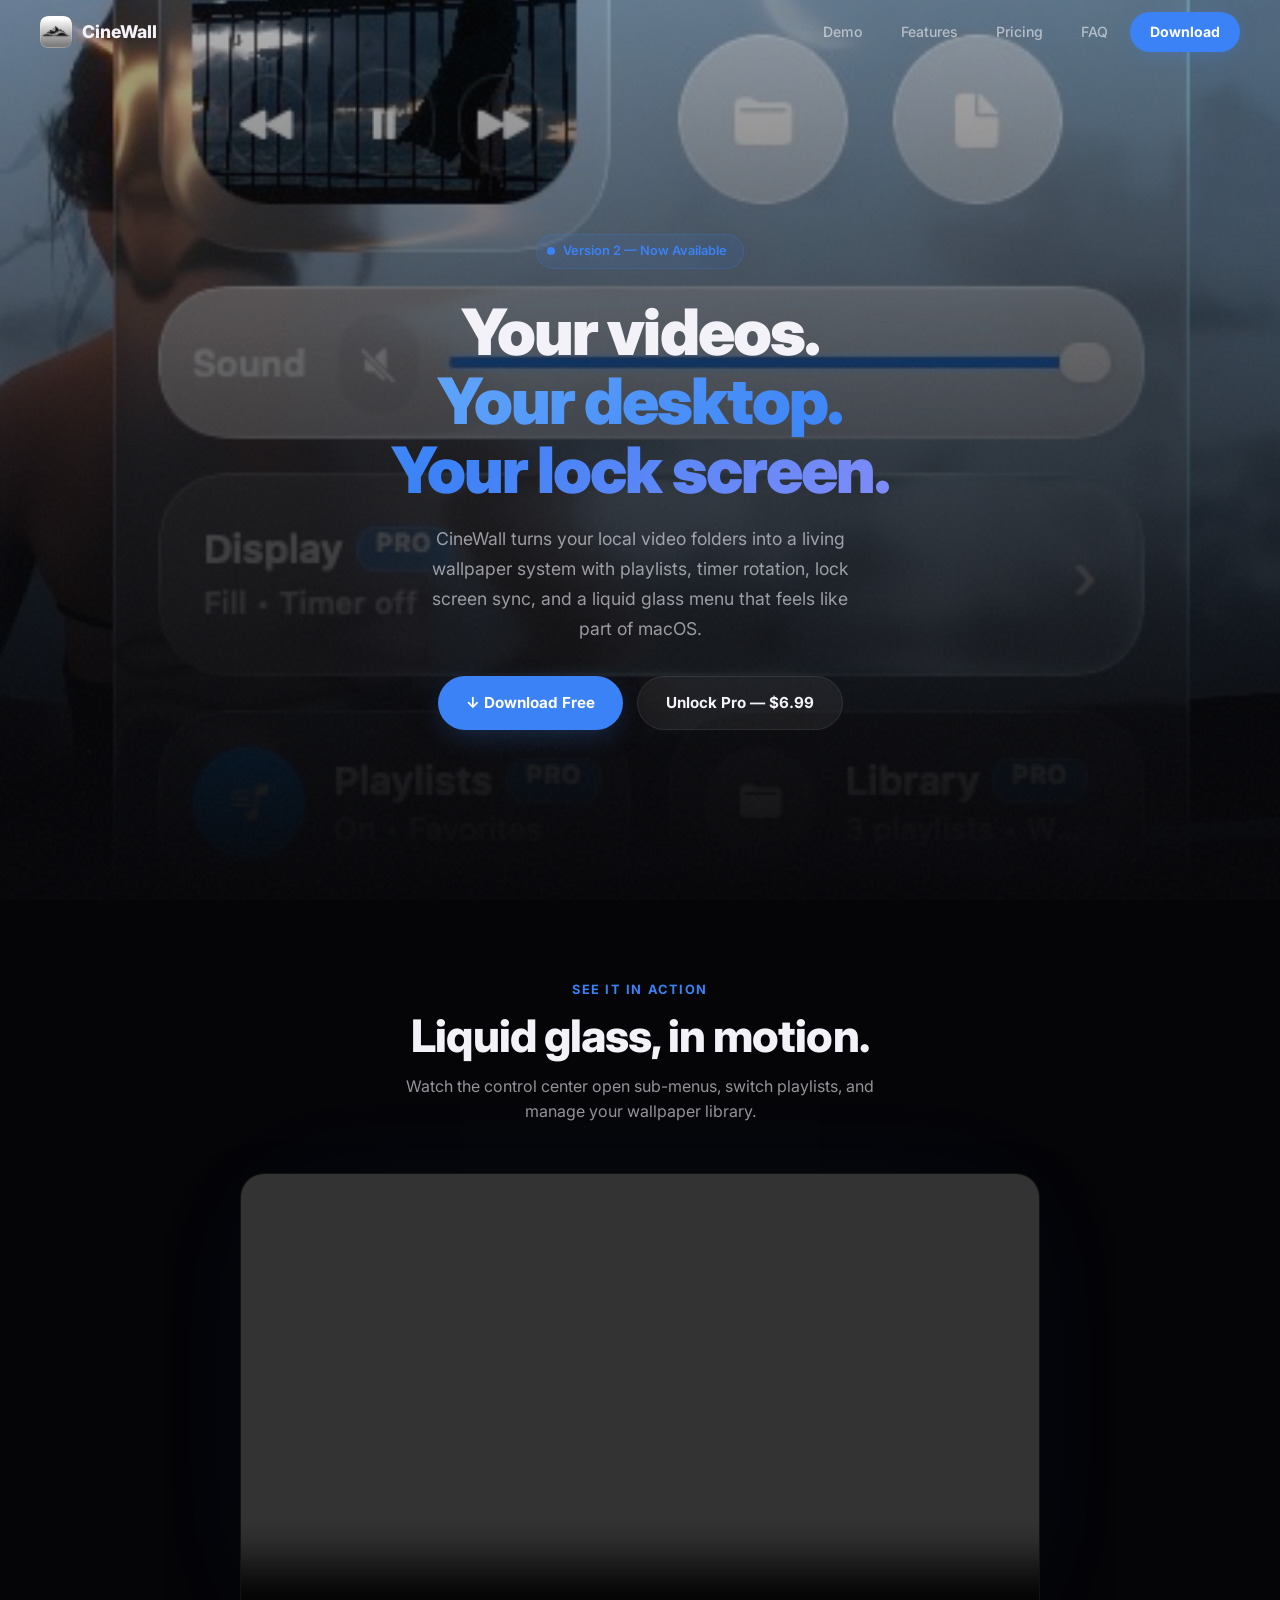
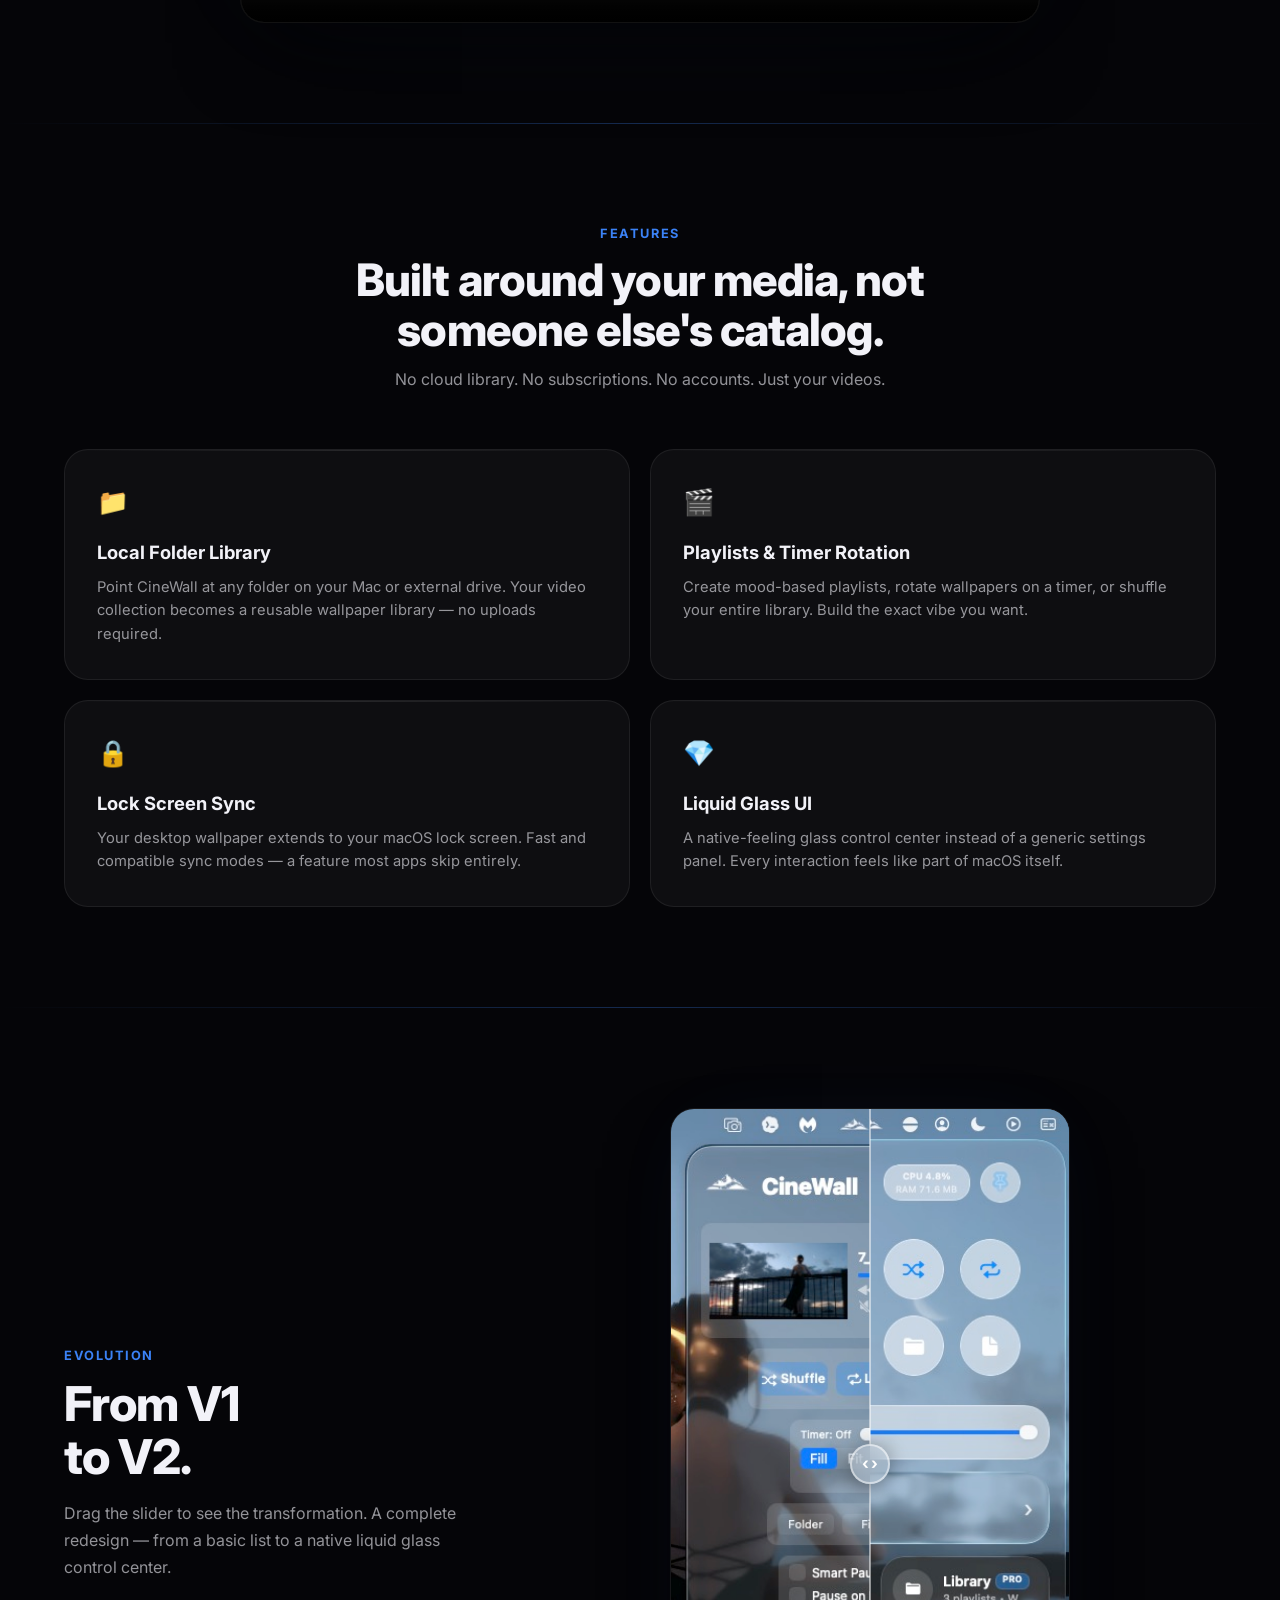
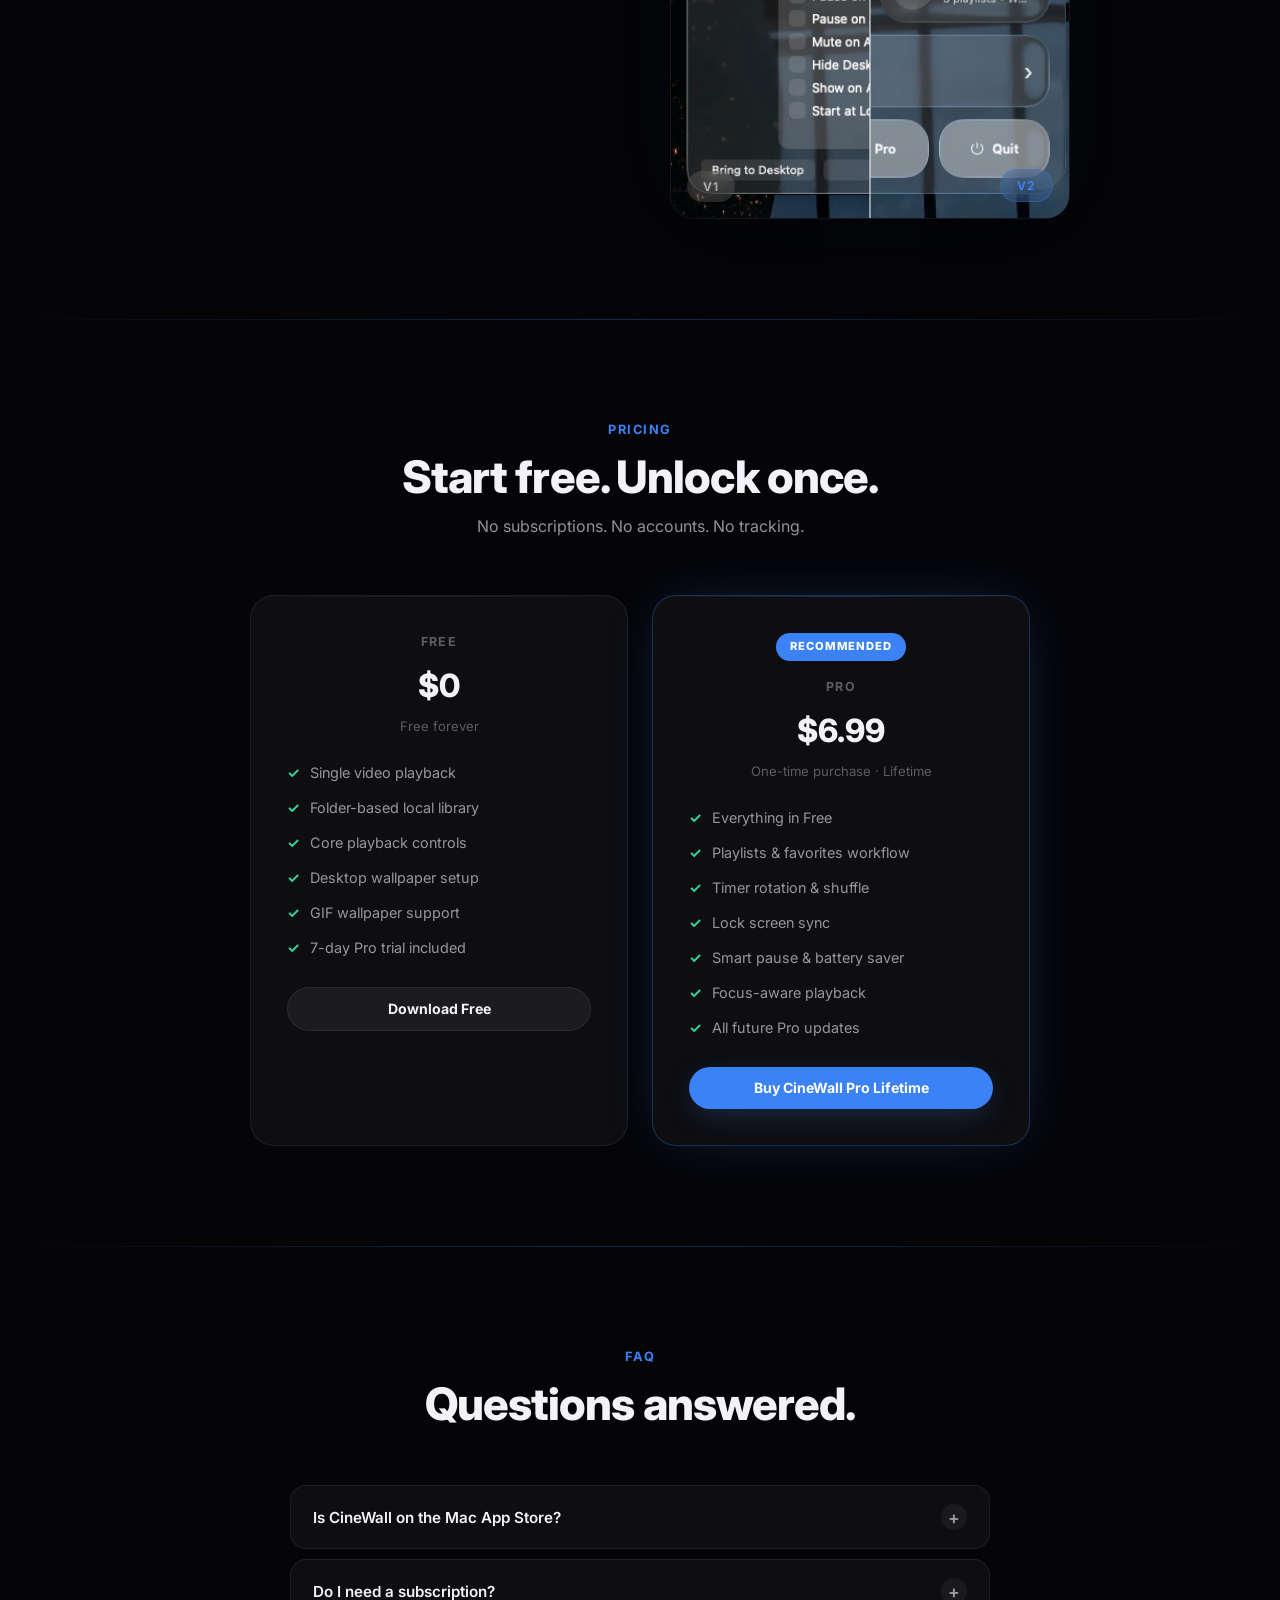
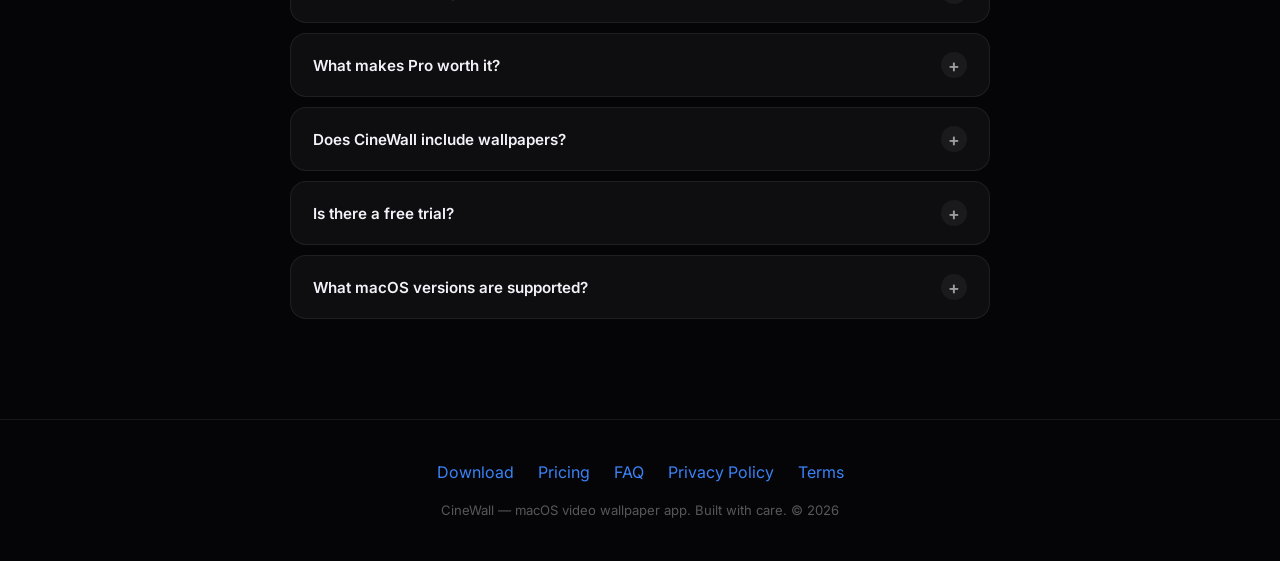
<file: index.html>
<!DOCTYPE html>
<html lang="en">
<head>
  <meta charset="UTF-8">
  <meta name="viewport" content="width=device-width, initial-scale=1.0">
  <title>CineWall — Video Wallpapers for macOS</title>
  <meta name="description" content="Turn your local video folders into living macOS wallpapers. Liquid glass UI, playlists, timer rotation, and lock screen sync.">
  <meta property="og:title" content="CineWall — Video Wallpapers for macOS">
  <meta property="og:description" content="Your videos. Your desktop. Your lock screen.">
  <link rel="icon" href="./logo.png" type="image/png">
  <link rel="apple-touch-icon" href="./logo.png">
  <link rel="stylesheet" href="./styles.css">
</head>
<body>

  <!-- Nav -->
  <nav class="nav" id="nav">
    <div class="nav-inner">
      <a href="#" class="nav-brand">
        <img src="./logo.png" alt="CineWall">
        <span>CineWall</span>
      </a>
      <div class="nav-links">
        <a href="#demo" class="hide-mobile">Demo</a>
        <a href="#features" class="hide-mobile">Features</a>
        <a href="#pricing">Pricing</a>
        <a href="#faq" class="hide-mobile">FAQ</a>
        <a href="https://github.com/saivinay1805/CineWall-App/releases/download/v2.0/CineWall-2.0.zip" class="nav-dl" target="_blank">Download</a>
      </div>
    </div>
  </nav>

  <!-- Hero -->
  <section class="hero">
    <div class="hero-bg">
      <video autoplay muted loop playsinline poster="./app-screenshot.jpg">
        <source src="./app-demo.mp4" type="video/mp4">
      </video>
    </div>
    <div class="hero-grain"></div>
    <div class="hero-content hero-centered">
      <div class="hero-text">
        <div class="hero-tag">
          <span class="pulse"></span>
          Version 2 — Now Available
        </div>
        <h1>Your videos.<br><em>Your desktop.<br>Your lock screen.</em></h1>
        <p class="sub">
          CineWall turns your local video folders into a living wallpaper system with playlists, timer rotation, lock screen sync, and a liquid glass menu that feels like part of macOS.
        </p>
        <div class="hero-btns">
          <a href="https://github.com/saivinay1805/CineWall-App/releases/download/v2.0/CineWall-2.0.zip" class="btn btn-primary" target="_blank">↓ Download Free</a>
          <a href="https://cinewall.lemonsqueezy.com/checkout/buy/d2f284a4-a146-4c63-a50e-a71e99e5fbb2" class="btn btn-ghost" target="_blank">Unlock Pro — $6.99</a>
        </div>
      </div>
    </div>
  </section>

  <!-- Demo Video -->
  <section class="demo" id="demo">
    <div class="container">
      <div class="demo-header" data-reveal>
        <div class="eyebrow">See It In Action</div>
        <h2>Liquid glass, in motion.</h2>
        <p>Watch the control center open sub-menus, switch playlists, and manage your wallpaper library.</p>
      </div>
      <div class="demo-video-wrap" data-reveal>
        <video controls playsinline preload="metadata">
          <source src="./app-demo.mp4" type="video/mp4">
        </video>
      </div>
    </div>
  </section>

  <hr class="glow-divider">

  <!-- Features -->
  <section class="section" id="features">
    <div class="container">
      <div class="section-head" data-reveal>
        <div class="eyebrow">Features</div>
        <h2>Built around your media, not someone else's catalog.</h2>
        <p>No cloud library. No subscriptions. No accounts. Just your videos.</p>
      </div>
      <div class="features-grid">
        <div class="feat" data-reveal>
          <span class="feat-icon">📁</span>
          <h3>Local Folder Library</h3>
          <p>Point CineWall at any folder on your Mac or external drive. Your video collection becomes a reusable wallpaper library — no uploads required.</p>
        </div>
        <div class="feat" data-reveal>
          <span class="feat-icon">🎬</span>
          <h3>Playlists & Timer Rotation</h3>
          <p>Create mood-based playlists, rotate wallpapers on a timer, or shuffle your entire library. Build the exact vibe you want.</p>
        </div>
        <div class="feat" data-reveal>
          <span class="feat-icon">🔒</span>
          <h3>Lock Screen Sync</h3>
          <p>Your desktop wallpaper extends to your macOS lock screen. Fast and compatible sync modes — a feature most apps skip entirely.</p>
        </div>
        <div class="feat" data-reveal>
          <span class="feat-icon">💎</span>
          <h3>Liquid Glass UI</h3>
          <p>A native-feeling glass control center instead of a generic settings panel. Every interaction feels like part of macOS itself.</p>
        </div>
      </div>
    </div>
  </section>

  <hr class="glow-divider">

  <!-- V1 vs V2 -->
  <section class="section" id="whats-new">
    <div class="container">
      <div class="evo-layout">
        <div class="evo-text" data-reveal>
          <div class="eyebrow">Evolution</div>
          <h2>From V1<br>to V2.</h2>
          <p>Drag the slider to see the transformation. A complete redesign — from a basic list to a native liquid glass control center.</p>
        </div>
        <div class="compare-wrap" data-reveal>
          <div class="compare-slider" id="compareSlider">
            <div class="compare-side compare-old">
              <img src="./v1-screenshot.jpg" alt="CineWall V1" draggable="false">
              <div class="compare-label compare-label-old">V1</div>
            </div>
            <div class="compare-side compare-new">
              <img src="./app-screenshot.jpg" alt="CineWall V2" draggable="false">
              <div class="compare-label compare-label-new">V2</div>
            </div>
            <div class="compare-handle" id="compareHandle">
              <div class="compare-handle-line"></div>
              <div class="compare-handle-grip">
                <span>‹</span><span>›</span>
              </div>
              <div class="compare-handle-line"></div>
            </div>
          </div>
        </div>
      </div>
    </div>
  </section>

  <hr class="glow-divider">

  <!-- Pricing -->
  <section class="section" id="pricing">
    <div class="container">
      <div class="section-head" data-reveal>
        <div class="eyebrow">Pricing</div>
        <h2>Start free. Unlock once.</h2>
        <p>No subscriptions. No accounts. No tracking.</p>
      </div>
      <div class="price-grid">
        <div class="price-card" data-reveal>
          <p class="price-label">Free</p>
          <h3>$0</h3>
          <p class="price-sub">Free forever</p>
          <ul>
            <li>Single video playback</li>
            <li>Folder-based local library</li>
            <li>Core playback controls</li>
            <li>Desktop wallpaper setup</li>
            <li>GIF wallpaper support</li>
            <li>7-day Pro trial included</li>
          </ul>
          <a href="https://github.com/saivinay1805/CineWall-App/releases/download/v2.0/CineWall-2.0.zip" class="btn btn-ghost btn-wide btn-sm" target="_blank">Download Free</a>
        </div>
        <div class="price-card featured" data-reveal>
          <div class="price-badge">Recommended</div>
          <p class="price-label">Pro</p>
          <h3>$6.99</h3>
          <p class="price-sub">One-time purchase · Lifetime</p>
          <ul>
            <li>Everything in Free</li>
            <li>Playlists & favorites workflow</li>
            <li>Timer rotation & shuffle</li>
            <li>Lock screen sync</li>
            <li>Smart pause & battery saver</li>
            <li>Focus-aware playback</li>
            <li>All future Pro updates</li>
          </ul>
          <a href="https://cinewall.lemonsqueezy.com/checkout/buy/d2f284a4-a146-4c63-a50e-a71e99e5fbb2" class="btn btn-primary btn-wide btn-sm" id="unlock-pro-btn" target="_blank">Buy CineWall Pro Lifetime</a>
        </div>
      </div>
    </div>
  </section>

  <hr class="glow-divider">

  <!-- FAQ -->
  <section class="section" id="faq">
    <div class="container">
      <div class="section-head" data-reveal>
        <div class="eyebrow">FAQ</div>
        <h2>Questions answered.</h2>
      </div>
      <div class="faq-list" data-reveal>
        <div class="faq-item">
          <button class="faq-q"><span>Is CineWall on the Mac App Store?</span><span class="faq-icon">+</span></button>
          <div class="faq-a"><div class="faq-a-inner">No. CineWall is distributed directly because some advanced features like lock screen sync require system-level access that isn't available through the App Store sandbox.</div></div>
        </div>
        <div class="faq-item">
          <button class="faq-q"><span>Do I need a subscription?</span><span class="faq-icon">+</span></button>
          <div class="faq-a"><div class="faq-a-inner">No. Pro is a one-time $6.99 unlock. The free version stays available forever. No accounts, no tracking, no recurring charges.</div></div>
        </div>
        <div class="faq-item">
          <button class="faq-q"><span>What makes Pro worth it?</span><span class="faq-icon">+</span></button>
          <div class="faq-a"><div class="faq-a-inner">Pro unlocks playlists, timer rotation, lock screen sync, smart pause, battery-aware playback, and focus rules. It also includes all future Pro updates.</div></div>
        </div>
        <div class="faq-item">
          <button class="faq-q"><span>Does CineWall include wallpapers?</span><span class="faq-icon">+</span></button>
          <div class="faq-a"><div class="faq-a-inner">CineWall is built around your own video collection. Point it at any folder of MP4, MOV, M4V, or GIF files and they become your wallpaper library.</div></div>
        </div>
        <div class="faq-item">
          <button class="faq-q"><span>Is there a free trial?</span><span class="faq-icon">+</span></button>
          <div class="faq-a"><div class="faq-a-inner">Yes! CineWall includes a 7-day Pro trial so you can test every feature before deciding. No credit card required.</div></div>
        </div>
        <div class="faq-item">
          <button class="faq-q"><span>What macOS versions are supported?</span><span class="faq-icon">+</span></button>
          <div class="faq-a"><div class="faq-a-inner">CineWall v2 is built for macOS 26 Tahoe and newer. That keeps the liquid glass UI, lock screen sync behavior, and performance aligned with the experience the app was designed for.</div></div>
        </div>
      </div>
    </div>
  </section>

  <!-- Footer -->
  <footer class="footer">
    <div class="container">
      <div class="footer-links">
        <a href="https://github.com/saivinay1805/CineWall-App/releases/download/v2.0/CineWall-2.0.zip" target="_blank">Download</a>
        <a href="#pricing">Pricing</a>
        <a href="#faq">FAQ</a>
        <a href="./privacy.html">Privacy Policy</a>
        <a href="./terms.html">Terms</a>
      </div>
      <p>CineWall — macOS video wallpaper app. Built with care. © 2026</p>
    </div>
  </footer>

  <script src="./script.js"></script>
</body>
</html>
</file>
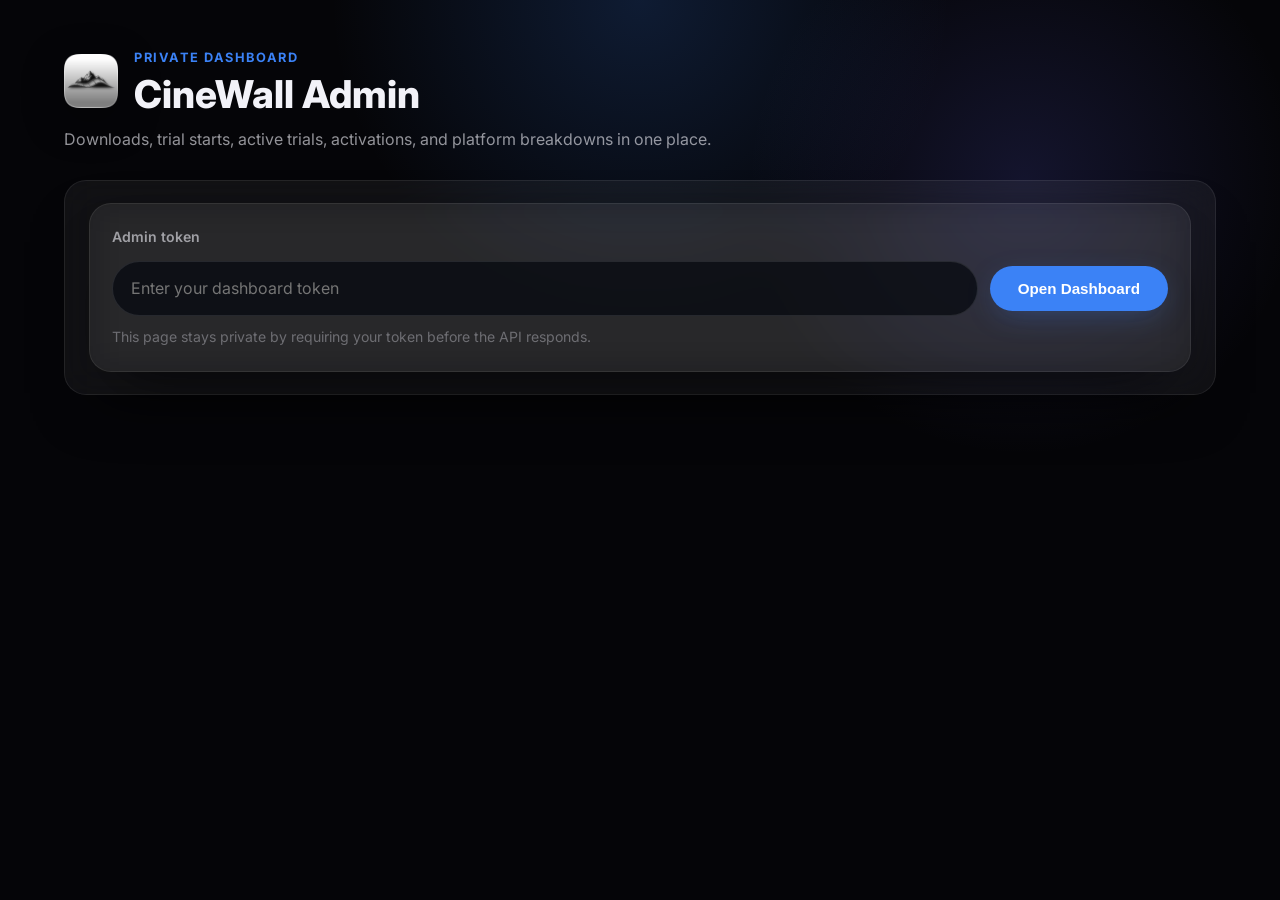
<file: admin.html>
<!DOCTYPE html>
<html lang="en">
<head>
  <meta charset="UTF-8">
  <meta name="viewport" content="width=device-width, initial-scale=1.0">
  <title>CineWall Admin</title>
  <meta name="robots" content="noindex,nofollow">
  <link rel="icon" href="./logo.png" type="image/png">
  <link rel="stylesheet" href="./styles.css">
</head>
<body class="admin-page">
  <main class="admin-shell">
    <section class="admin-hero">
      <div class="admin-brand">
        <img src="./logo.png" alt="CineWall">
        <div>
          <p class="admin-kicker">Private Dashboard</p>
          <h1>CineWall Admin</h1>
        </div>
      </div>
      <p class="admin-sub">Downloads, trial starts, active trials, activations, and platform breakdowns in one place.</p>
    </section>

    <section class="admin-auth" id="admin-auth">
      <div class="admin-panel">
        <label class="admin-label" for="admin-token">Admin token</label>
        <div class="admin-auth-row">
          <input id="admin-token" class="admin-input" type="password" placeholder="Enter your dashboard token">
          <button id="admin-login" class="btn btn-primary">Open Dashboard</button>
        </div>
        <p class="admin-helper" id="admin-auth-message">This page stays private by requiring your token before the API responds.</p>
      </div>
    </section>

    <section class="admin-content hidden" id="admin-content">
      <div class="admin-topline">
        <p id="admin-generated">Waiting for stats...</p>
        <button id="admin-refresh" class="btn btn-ghost btn-sm">Refresh</button>
      </div>
      <p id="admin-note" class="admin-note"></p>

      <section class="admin-card-grid" id="admin-summary"></section>

      <section class="admin-grid-two">
        <div class="admin-panel">
          <div class="admin-panel-head">
            <h2>Trial Breakdown</h2>
            <p>Server-backed trial starts by platform.</p>
          </div>
          <div class="admin-chart-block">
            <div>
              <h3>macOS Version</h3>
              <div id="trial-os-chart" class="admin-chart-list"></div>
            </div>
            <div>
              <h3>CPU Type</h3>
              <div id="trial-arch-chart" class="admin-pill-list"></div>
            </div>
          </div>
        </div>

        <div class="admin-panel">
          <div class="admin-panel-head">
            <h2>Activation Breakdown</h2>
            <p>Successful Pro unlocks by platform.</p>
          </div>
          <div class="admin-chart-block">
            <div>
              <h3>macOS Version</h3>
              <div id="activation-os-chart" class="admin-chart-list"></div>
            </div>
            <div>
              <h3>CPU Type</h3>
              <div id="activation-arch-chart" class="admin-pill-list"></div>
            </div>
          </div>
        </div>
      </section>

      <section class="admin-grid-two">
        <div class="admin-panel">
          <div class="admin-panel-head">
            <h2>Recent Trial Starts</h2>
            <p>Latest installs that started the 7-day Pro trial.</p>
          </div>
          <div id="recent-trials" class="admin-table"></div>
        </div>

        <div class="admin-panel">
          <div class="admin-panel-head">
            <h2>Recent Activations</h2>
            <p>Latest successful Pro unlocks.</p>
          </div>
          <div id="recent-activations" class="admin-table"></div>
        </div>
      </section>

      <section class="admin-panel">
        <div class="admin-panel-head">
          <h2>GitHub Releases</h2>
          <p>Download totals from the public CineWall release assets.</p>
        </div>
        <div id="github-releases" class="admin-table"></div>
      </section>
    </section>
  </main>

  <script src="./admin.js"></script>
</body>
</html>
</file>
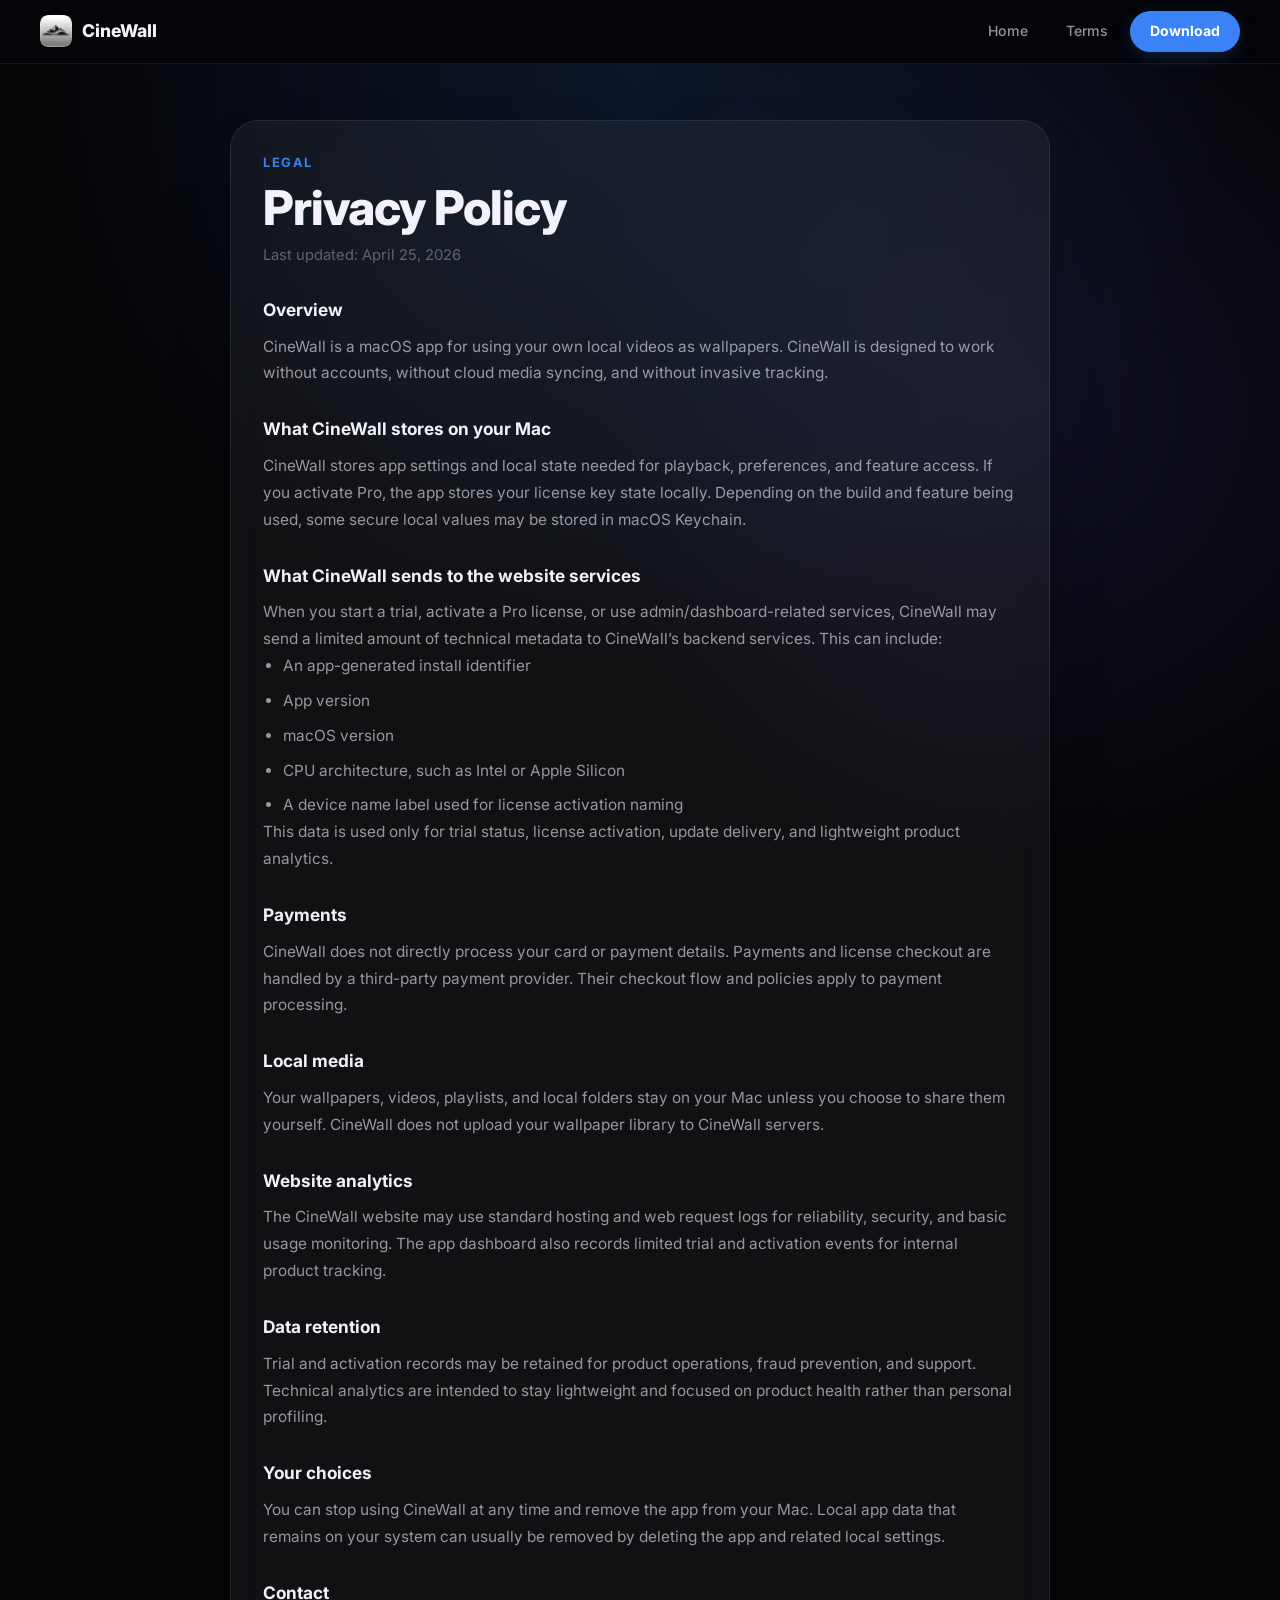
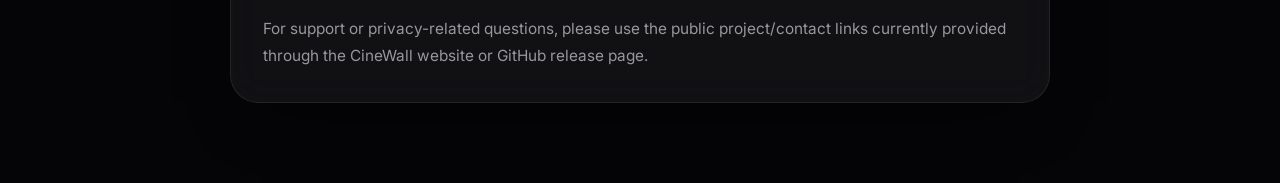
<file: privacy.html>
<!DOCTYPE html>
<html lang="en">
<head>
  <meta charset="UTF-8">
  <meta name="viewport" content="width=device-width, initial-scale=1.0">
  <title>CineWall Privacy Policy</title>
  <meta name="description" content="Privacy Policy for CineWall.">
  <link rel="icon" href="./logo.png" type="image/png">
  <link rel="apple-touch-icon" href="./logo.png">
  <link rel="stylesheet" href="./styles.css">
</head>
<body>
  <nav class="nav nav-scoped">
    <div class="nav-inner">
      <a href="./index.html" class="nav-brand">
        <img src="./logo.png" alt="CineWall">
        <span>CineWall</span>
      </a>
      <div class="nav-links">
        <a href="./index.html">Home</a>
        <a href="./terms.html">Terms</a>
        <a href="https://github.com/saivinay1805/CineWall-App/releases/download/v2.0/CineWall-2.0.zip" class="nav-dl" target="_blank">Download</a>
      </div>
    </div>
  </nav>

  <main class="legal-page">
    <div class="container">
      <div class="legal-shell">
        <div class="legal-eyebrow">Legal</div>
        <h1>Privacy Policy</h1>
        <p class="legal-updated">Last updated: April 25, 2026</p>

        <section class="legal-section">
          <h2>Overview</h2>
          <p>CineWall is a macOS app for using your own local videos as wallpapers. CineWall is designed to work without accounts, without cloud media syncing, and without invasive tracking.</p>
        </section>

        <section class="legal-section">
          <h2>What CineWall stores on your Mac</h2>
          <p>CineWall stores app settings and local state needed for playback, preferences, and feature access. If you activate Pro, the app stores your license key state locally. Depending on the build and feature being used, some secure local values may be stored in macOS Keychain.</p>
        </section>

        <section class="legal-section">
          <h2>What CineWall sends to the website services</h2>
          <p>When you start a trial, activate a Pro license, or use admin/dashboard-related services, CineWall may send a limited amount of technical metadata to CineWall’s backend services. This can include:</p>
          <ul>
            <li>An app-generated install identifier</li>
            <li>App version</li>
            <li>macOS version</li>
            <li>CPU architecture, such as Intel or Apple Silicon</li>
            <li>A device name label used for license activation naming</li>
          </ul>
          <p>This data is used only for trial status, license activation, update delivery, and lightweight product analytics.</p>
        </section>

        <section class="legal-section">
          <h2>Payments</h2>
          <p>CineWall does not directly process your card or payment details. Payments and license checkout are handled by a third-party payment provider. Their checkout flow and policies apply to payment processing.</p>
        </section>

        <section class="legal-section">
          <h2>Local media</h2>
          <p>Your wallpapers, videos, playlists, and local folders stay on your Mac unless you choose to share them yourself. CineWall does not upload your wallpaper library to CineWall servers.</p>
        </section>

        <section class="legal-section">
          <h2>Website analytics</h2>
          <p>The CineWall website may use standard hosting and web request logs for reliability, security, and basic usage monitoring. The app dashboard also records limited trial and activation events for internal product tracking.</p>
        </section>

        <section class="legal-section">
          <h2>Data retention</h2>
          <p>Trial and activation records may be retained for product operations, fraud prevention, and support. Technical analytics are intended to stay lightweight and focused on product health rather than personal profiling.</p>
        </section>

        <section class="legal-section">
          <h2>Your choices</h2>
          <p>You can stop using CineWall at any time and remove the app from your Mac. Local app data that remains on your system can usually be removed by deleting the app and related local settings.</p>
        </section>

        <section class="legal-section">
          <h2>Contact</h2>
          <p>For support or privacy-related questions, please use the public project/contact links currently provided through the CineWall website or GitHub release page.</p>
        </section>
      </div>
    </div>
  </main>
</body>
</html>
</file>
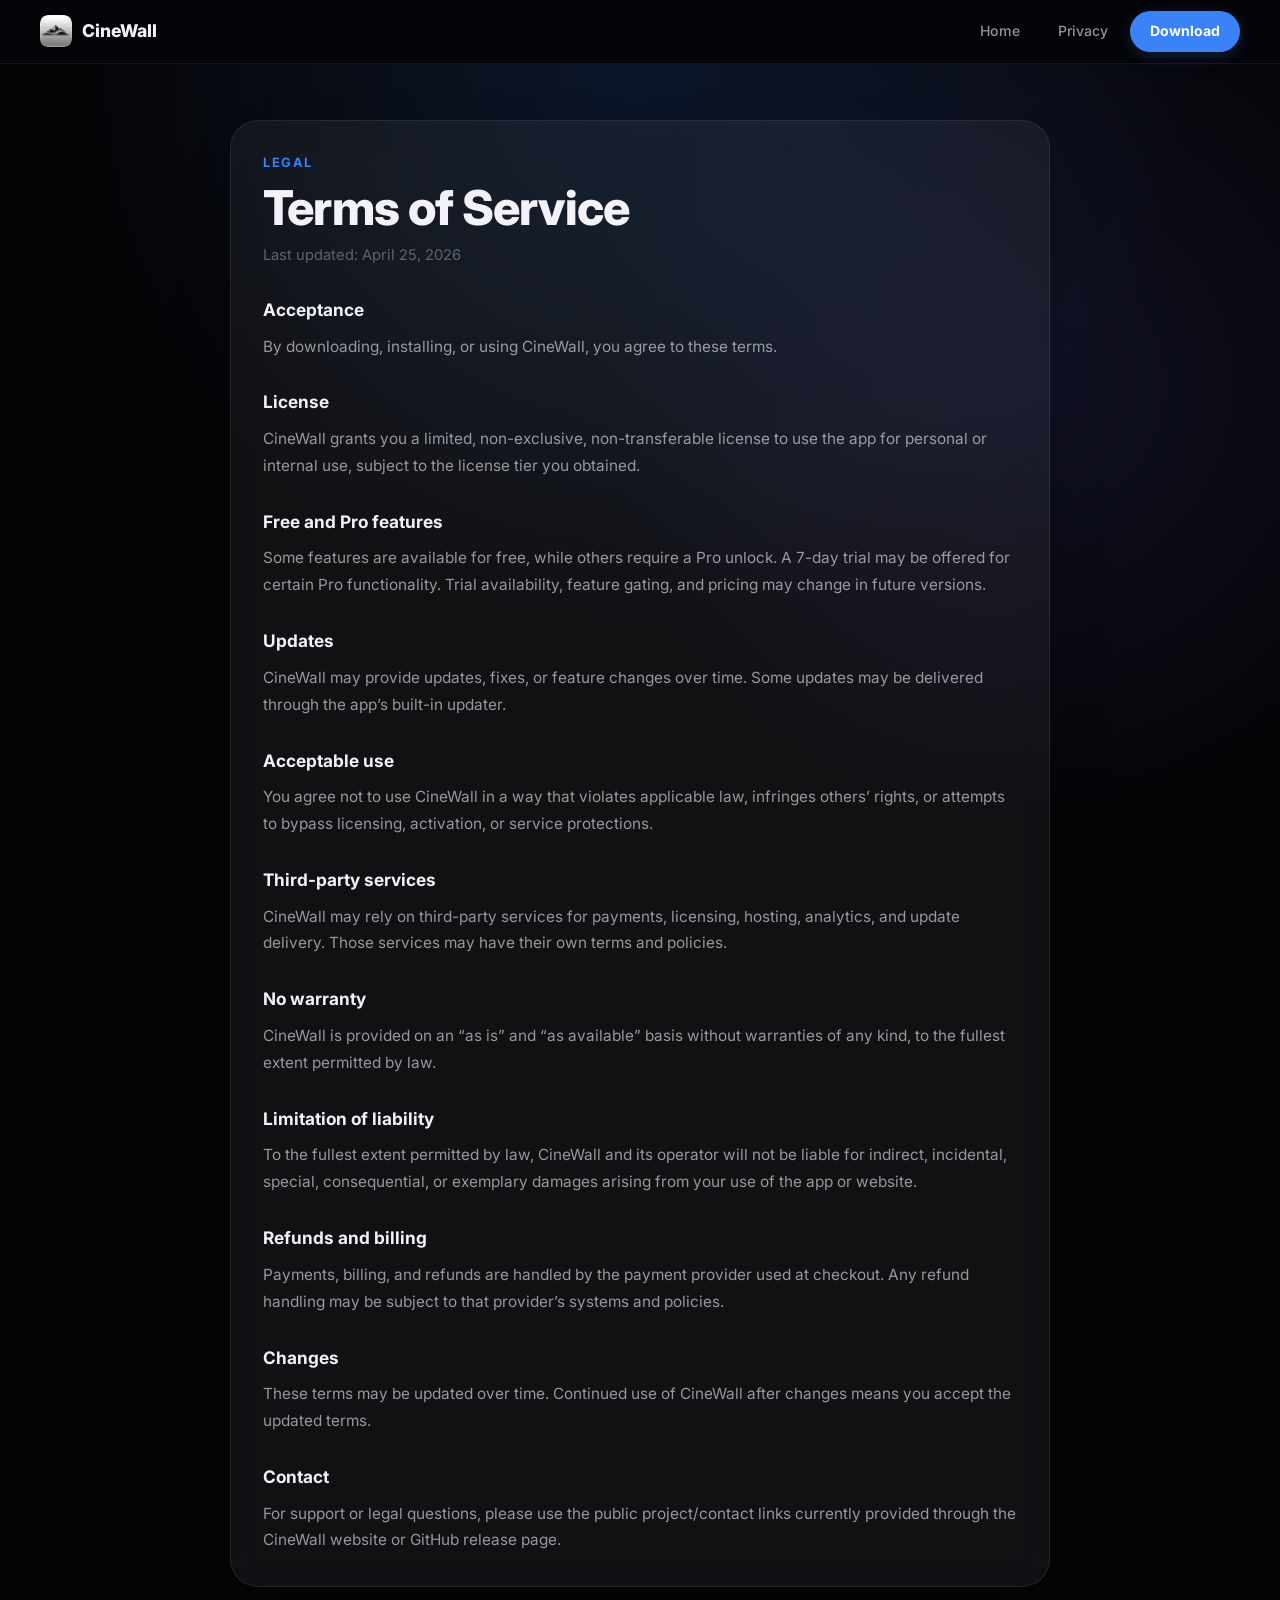
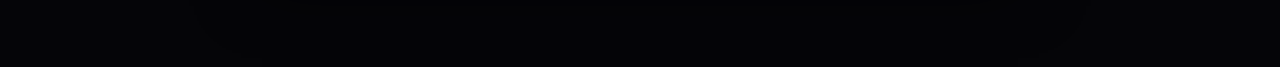
<file: terms.html>
<!DOCTYPE html>
<html lang="en">
<head>
  <meta charset="UTF-8">
  <meta name="viewport" content="width=device-width, initial-scale=1.0">
  <title>CineWall Terms of Service</title>
  <meta name="description" content="Terms of Service for CineWall.">
  <link rel="icon" href="./logo.png" type="image/png">
  <link rel="apple-touch-icon" href="./logo.png">
  <link rel="stylesheet" href="./styles.css">
</head>
<body>
  <nav class="nav nav-scoped">
    <div class="nav-inner">
      <a href="./index.html" class="nav-brand">
        <img src="./logo.png" alt="CineWall">
        <span>CineWall</span>
      </a>
      <div class="nav-links">
        <a href="./index.html">Home</a>
        <a href="./privacy.html">Privacy</a>
        <a href="https://github.com/saivinay1805/CineWall-App/releases/download/v2.0/CineWall-2.0.zip" class="nav-dl" target="_blank">Download</a>
      </div>
    </div>
  </nav>

  <main class="legal-page">
    <div class="container">
      <div class="legal-shell">
        <div class="legal-eyebrow">Legal</div>
        <h1>Terms of Service</h1>
        <p class="legal-updated">Last updated: April 25, 2026</p>

        <section class="legal-section">
          <h2>Acceptance</h2>
          <p>By downloading, installing, or using CineWall, you agree to these terms.</p>
        </section>

        <section class="legal-section">
          <h2>License</h2>
          <p>CineWall grants you a limited, non-exclusive, non-transferable license to use the app for personal or internal use, subject to the license tier you obtained.</p>
        </section>

        <section class="legal-section">
          <h2>Free and Pro features</h2>
          <p>Some features are available for free, while others require a Pro unlock. A 7-day trial may be offered for certain Pro functionality. Trial availability, feature gating, and pricing may change in future versions.</p>
        </section>

        <section class="legal-section">
          <h2>Updates</h2>
          <p>CineWall may provide updates, fixes, or feature changes over time. Some updates may be delivered through the app’s built-in updater.</p>
        </section>

        <section class="legal-section">
          <h2>Acceptable use</h2>
          <p>You agree not to use CineWall in a way that violates applicable law, infringes others’ rights, or attempts to bypass licensing, activation, or service protections.</p>
        </section>

        <section class="legal-section">
          <h2>Third-party services</h2>
          <p>CineWall may rely on third-party services for payments, licensing, hosting, analytics, and update delivery. Those services may have their own terms and policies.</p>
        </section>

        <section class="legal-section">
          <h2>No warranty</h2>
          <p>CineWall is provided on an “as is” and “as available” basis without warranties of any kind, to the fullest extent permitted by law.</p>
        </section>

        <section class="legal-section">
          <h2>Limitation of liability</h2>
          <p>To the fullest extent permitted by law, CineWall and its operator will not be liable for indirect, incidental, special, consequential, or exemplary damages arising from your use of the app or website.</p>
        </section>

        <section class="legal-section">
          <h2>Refunds and billing</h2>
          <p>Payments, billing, and refunds are handled by the payment provider used at checkout. Any refund handling may be subject to that provider’s systems and policies.</p>
        </section>

        <section class="legal-section">
          <h2>Changes</h2>
          <p>These terms may be updated over time. Continued use of CineWall after changes means you accept the updated terms.</p>
        </section>

        <section class="legal-section">
          <h2>Contact</h2>
          <p>For support or legal questions, please use the public project/contact links currently provided through the CineWall website or GitHub release page.</p>
        </section>
      </div>
    </div>
  </main>
</body>
</html>
</file>
<file: styles.css>
@import url('https://fonts.googleapis.com/css2?family=Inter:wght@400;500;600;700;800;900&display=swap');

:root {
  --bg: #050508;
  --text: #f2f2f8;
  --text-muted: rgba(242,242,248,0.6);
  --text-dim: rgba(242,242,248,0.35);
  --accent: #3b82f6;
  --accent-glow: rgba(59,130,246,0.35);
  --glass: rgba(255,255,255,0.04);
  --glass-border: rgba(255,255,255,0.07);
  --glass-hover: rgba(255,255,255,0.08);
  --radius: 24px;
  --radius-sm: 16px;
  --radius-pill: 999px;
}

*,*::before,*::after{box-sizing:border-box;margin:0;padding:0}
html{scroll-behavior:smooth;-webkit-font-smoothing:antialiased}
body{font-family:'Inter',sans-serif;background:var(--bg);color:var(--text);overflow-x:hidden;line-height:1.6}
img,video{display:block;max-width:100%}
a{text-decoration:none;color:inherit}

/* ===== NAV ===== */
.nav{position:fixed;top:0;left:0;right:0;z-index:100;padding:0 24px;height:64px;display:flex;align-items:center;justify-content:center;transition:all .4s}
.nav.scrolled{background:rgba(5,5,8,.85);backdrop-filter:blur(20px);border-bottom:1px solid var(--glass-border)}
.nav-inner{width:100%;max-width:1200px;display:flex;align-items:center;justify-content:space-between}
.nav-brand{display:flex;align-items:center;gap:10px;font-weight:800;font-size:1.1rem}
.nav-brand img{width:32px;height:32px;border-radius:22%;object-fit:cover}
.nav-links{display:flex;align-items:center;gap:6px}
.nav-links a{padding:8px 16px;border-radius:var(--radius-pill);font-size:.88rem;font-weight:500;color:var(--text-muted);transition:all .2s}
.nav-links a:hover{color:var(--text);background:rgba(255,255,255,.05)}
.nav-dl{background:var(--accent)!important;color:#fff!important;font-weight:700!important;padding:9px 20px!important;box-shadow:0 4px 20px -4px var(--accent-glow);transition:transform .2s,box-shadow .2s!important}
.nav-dl:hover{transform:translateY(-1px)!important;box-shadow:0 8px 28px -4px var(--accent-glow)!important}

/* ===== HERO ===== */
.hero{position:relative;min-height:100vh;display:flex;align-items:center;overflow:hidden;padding-top:64px}
.hero-bg{position:absolute;inset:0;z-index:0}
.hero-bg::after{content:'';position:absolute;inset:0;background:linear-gradient(180deg,rgba(5,5,8,.3) 0%,rgba(5,5,8,.7) 50%,var(--bg) 100%)}
.hero-bg video,.hero-bg img{width:100%;height:100%;object-fit:cover}
.hero-grain{position:absolute;inset:0;z-index:1;opacity:.03;background-image:url("data:image/svg+xml,%3Csvg viewBox='0 0 256 256' xmlns='http://www.w3.org/2000/svg'%3E%3Cfilter id='noise'%3E%3CfeTurbulence type='fractalNoise' baseFrequency='.85' numOctaves='4' stitchTiles='stitch'/%3E%3C/filter%3E%3Crect width='100%25' height='100%25' filter='url(%23noise)'/%3E%3C/svg%3E");pointer-events:none}
.hero-content{position:relative;z-index:2;max-width:1200px;margin:0 auto;padding:0 24px;display:grid;grid-template-columns:1fr 1fr;gap:60px;align-items:center}
.hero-centered{grid-template-columns:1fr;text-align:center;justify-items:center}
.hero-centered .hero-text{max-width:680px}
.hero-centered .sub{margin-left:auto;margin-right:auto;max-width:540px}
.hero-centered .hero-btns{justify-content:center}
.hero-text{max-width:560px}
.hero-tag{display:inline-flex;align-items:center;gap:8px;padding:6px 16px 6px 10px;border-radius:var(--radius-pill);background:rgba(59,130,246,.1);border:1px solid rgba(59,130,246,.2);font-size:.8rem;font-weight:600;color:var(--accent);margin-bottom:28px}
.hero-tag .pulse{width:8px;height:8px;border-radius:50%;background:var(--accent);animation:pulse 2s ease-in-out infinite}
@keyframes pulse{0%,100%{opacity:1;transform:scale(1)}50%{opacity:.4;transform:scale(.8)}}
.hero h1{font-size:clamp(2.6rem,5vw,4.2rem);font-weight:900;line-height:1.08;letter-spacing:-.03em;margin-bottom:20px}
.hero h1 em{font-style:normal;background:linear-gradient(135deg,#60a5fa,#3b82f6,#818cf8);-webkit-background-clip:text;-webkit-text-fill-color:transparent;background-clip:text}
.hero .sub{font-size:1.1rem;color:var(--text-muted);line-height:1.7;margin-bottom:32px;max-width:440px}
.hero-btns{display:flex;gap:14px;flex-wrap:wrap}

/* Buttons */
.btn{display:inline-flex;align-items:center;justify-content:center;gap:8px;padding:14px 28px;border-radius:var(--radius-pill);font-size:.95rem;font-weight:700;border:none;cursor:pointer;transition:transform .2s,box-shadow .2s}
.btn:hover{transform:translateY(-2px)}
.btn-primary{background:var(--accent);color:#fff;box-shadow:0 8px 30px -8px var(--accent-glow)}
.btn-primary:hover{box-shadow:0 12px 40px -8px var(--accent-glow)}
.btn-ghost{background:rgba(255,255,255,.06);color:var(--text);border:1px solid var(--glass-border)}
.btn-ghost:hover{background:rgba(255,255,255,.1)}
.btn-sm{padding:10px 20px;font-size:.88rem}
.btn-wide{width:100%}

/* Hero Visual */
.hero-visual{display:flex;justify-content:center;position:relative}
.hero-img-wrap{position:relative;max-width:420px;border-radius:20px;overflow:hidden;box-shadow:0 40px 80px -20px rgba(0,0,0,.7),0 0 0 1px rgba(255,255,255,.08);animation:floatUp 1s .3s ease both}
.hero-img-wrap img{width:100%;display:block}
.hero-img-wrap::before{content:'';position:absolute;inset:0;z-index:1;background:linear-gradient(180deg,transparent 70%,rgba(5,5,8,.4) 100%);pointer-events:none}
@keyframes floatUp{from{opacity:0;transform:translateY(40px) scale(.96)}to{opacity:1;transform:translateY(0) scale(1)}}

/* ===== DEMO VIDEO SECTION ===== */
.demo{padding:80px 0 100px;position:relative;z-index:1}
.demo .container{max-width:1200px;margin:0 auto;padding:0 24px}
.demo-header{text-align:center;margin-bottom:48px}
.demo-header .eyebrow{font-size:.8rem;font-weight:700;text-transform:uppercase;letter-spacing:.12em;color:var(--accent);margin-bottom:12px}
.demo-header h2{font-size:clamp(1.8rem,3.5vw,2.8rem);font-weight:800;line-height:1.1;letter-spacing:-.02em}
.demo-header p{color:var(--text-muted);font-size:1rem;margin-top:12px;max-width:500px;margin-left:auto;margin-right:auto}
.demo-video-wrap{max-width:800px;margin:0 auto;border-radius:var(--radius);overflow:hidden;border:1px solid var(--glass-border);box-shadow:0 40px 80px -20px rgba(0,0,0,.6),0 0 120px -40px rgba(59,130,246,.1);aspect-ratio:16/9;background:#000}
.demo-video-wrap video{width:100%;height:100%;object-fit:contain;display:block;background:#000}

/* ===== SECTIONS ===== */
.container{max-width:1200px;margin:0 auto;padding:0 24px}
.section{padding:100px 0;position:relative;z-index:1}
.section-head{text-align:center;max-width:600px;margin:0 auto 56px}
.section-head .eyebrow{font-size:.8rem;font-weight:700;text-transform:uppercase;letter-spacing:.12em;color:var(--accent);margin-bottom:12px}
.section-head h2{font-size:clamp(1.8rem,3.5vw,2.8rem);font-weight:800;line-height:1.1;letter-spacing:-.02em}
.section-head p{color:var(--text-muted);font-size:1rem;margin-top:12px}

/* Divider glow */
.glow-divider{height:1px;border:none;background:linear-gradient(90deg,transparent,rgba(59,130,246,.3),transparent);margin:0}

/* ===== FEATURES ===== */
.features-grid{display:grid;grid-template-columns:repeat(2,1fr);gap:20px}
.feat{padding:32px;border-radius:var(--radius);background:var(--glass);border:1px solid var(--glass-border);transition:transform .3s,border-color .3s,background .3s;position:relative;overflow:hidden}
.feat:hover{transform:translateY(-4px);border-color:rgba(255,255,255,.12);background:var(--glass-hover)}
.feat::before{content:'';position:absolute;top:0;left:0;right:0;height:1px;background:linear-gradient(90deg,transparent,rgba(255,255,255,.1),transparent)}
.feat-icon{font-size:1.6rem;margin-bottom:16px;display:block}
.feat h3{font-size:1.15rem;font-weight:700;margin-bottom:8px}
.feat p{color:var(--text-muted);font-size:.92rem;line-height:1.6}

/* ===== V1 vs V2 COMPARISON SLIDER ===== */
.evo-layout{
  display:grid;grid-template-columns:1fr 1fr;gap:60px;align-items:center;
}
.evo-text .eyebrow{font-size:.8rem;font-weight:700;text-transform:uppercase;letter-spacing:.12em;color:var(--accent);margin-bottom:12px}
.evo-text h2{font-size:clamp(2rem,4vw,3rem);font-weight:800;line-height:1.1;letter-spacing:-.02em;margin-bottom:16px}
.evo-text p{color:var(--text-muted);font-size:1rem;line-height:1.7;max-width:400px}
.compare-wrap{max-width:400px}
.compare-slider{
  position:relative;border-radius:var(--radius);overflow:hidden;
  border:1px solid var(--glass-border);
  box-shadow:0 40px 80px -20px rgba(0,0,0,.6),0 0 80px -30px rgba(59,130,246,.1);
  cursor:col-resize;user-select:none;-webkit-user-select:none;
  aspect-ratio:9/16;
}
.compare-side{position:absolute;top:0;left:0;width:100%;height:100%}
.compare-side img{width:100%;height:100%;object-fit:cover;display:block;pointer-events:none}
.compare-old{z-index:1}
.compare-new{z-index:2;clip-path:inset(0 0 0 50%)}
.compare-label{
  position:absolute;bottom:16px;padding:6px 16px;border-radius:var(--radius-pill);
  font-size:.75rem;font-weight:700;text-transform:uppercase;letter-spacing:.1em;
  backdrop-filter:blur(12px);z-index:5;
}
.compare-label-old{left:16px;background:rgba(255,255,255,.1);color:var(--text-muted)}
.compare-label-new{right:16px;background:rgba(59,130,246,.2);border:1px solid rgba(59,130,246,.3);color:var(--accent)}
.compare-handle{
  position:absolute;top:0;bottom:0;left:50%;z-index:10;
  display:flex;flex-direction:column;align-items:center;
  transform:translateX(-50%);pointer-events:none;
}
.compare-handle-line{flex:1;width:2px;background:rgba(255,255,255,.5)}
.compare-handle-grip{
  width:40px;height:40px;border-radius:50%;
  background:rgba(255,255,255,.15);backdrop-filter:blur(12px);
  border:2px solid rgba(255,255,255,.5);
  display:flex;align-items:center;justify-content:center;gap:2px;
  font-size:1rem;color:#fff;font-weight:700;
  box-shadow:0 4px 20px rgba(0,0,0,.4);
  pointer-events:auto;cursor:col-resize;
}

/* ===== PRICING ===== */
.price-grid{display:grid;grid-template-columns:1fr 1fr;gap:24px;max-width:780px;margin:0 auto}
.price-card{padding:36px;border-radius:var(--radius);background:var(--glass);border:1px solid var(--glass-border);text-align:center;transition:transform .3s;position:relative;overflow:hidden}
.price-card::before{content:'';position:absolute;top:0;left:0;right:0;height:1px;background:linear-gradient(90deg,transparent,rgba(255,255,255,.08),transparent)}
.price-card:hover{transform:translateY(-4px)}
.price-card.featured{border-color:rgba(59,130,246,.3);box-shadow:0 0 60px -20px var(--accent-glow)}
.price-card.featured::before{background:linear-gradient(90deg,transparent,rgba(59,130,246,.3),transparent)}
.price-label{font-size:.78rem;text-transform:uppercase;letter-spacing:.1em;font-weight:700;color:var(--text-dim);margin-bottom:8px}
.price-card h3{font-size:2rem;font-weight:800;margin-bottom:4px}
.price-sub{font-size:.82rem;color:var(--text-dim);margin-bottom:24px}
.price-card ul{list-style:none;text-align:left;display:flex;flex-direction:column;gap:12px;margin-bottom:28px}
.price-card ul li{font-size:.9rem;color:var(--text-muted);display:flex;align-items:center;gap:10px}
.price-card ul li::before{content:'✓';color:#34d399;font-weight:700;flex-shrink:0}
.price-badge{display:inline-flex;padding:5px 14px;border-radius:var(--radius-pill);background:var(--accent);color:#fff;font-size:.7rem;font-weight:800;text-transform:uppercase;letter-spacing:.08em;margin-bottom:16px}

/* ===== FAQ ===== */
.faq-list{max-width:700px;margin:0 auto;display:flex;flex-direction:column;gap:10px}
.faq-item{border-radius:var(--radius-sm);background:var(--glass);border:1px solid var(--glass-border);overflow:hidden;transition:border-color .3s}
.faq-item.open{border-color:rgba(59,130,246,.2)}
.faq-q{width:100%;padding:18px 22px;display:flex;align-items:center;justify-content:space-between;gap:16px;background:none;border:none;color:var(--text);font-size:.95rem;font-weight:600;font-family:inherit;cursor:pointer;text-align:left;transition:color .2s}
.faq-q:hover{color:var(--accent)}
.faq-icon{width:26px;height:26px;border-radius:50%;display:flex;align-items:center;justify-content:center;background:rgba(255,255,255,.05);font-size:1.1rem;flex-shrink:0;transition:transform .3s,background .3s;color:var(--text-muted)}
.faq-item.open .faq-icon{transform:rotate(45deg);background:rgba(59,130,246,.15);color:var(--accent)}
.faq-a{max-height:0;overflow:hidden;transition:max-height .4s ease}
.faq-a-inner{padding:0 22px 18px;color:var(--text-muted);font-size:.92rem;line-height:1.7}
.faq-item.open .faq-a{max-height:300px}

/* ===== FOOTER ===== */
.footer{padding:40px 0;text-align:center;border-top:1px solid var(--glass-border);position:relative;z-index:1}
.footer p{color:var(--text-dim);font-size:.82rem}
.footer a{color:var(--accent)}
.footer a:hover{text-decoration:underline}
.footer-links{display:flex;justify-content:center;gap:24px;margin-bottom:14px}

.nav-scoped{position:sticky;background:rgba(5,5,8,.88);backdrop-filter:blur(20px);border-bottom:1px solid var(--glass-border)}
.legal-page{min-height:100vh;padding:56px 0 80px;background:
  radial-gradient(circle at top, rgba(59,130,246,.14), transparent 32%),
  radial-gradient(circle at 80% 20%, rgba(99,102,241,.12), transparent 26%),
  #050508}
.legal-shell{max-width:820px;margin:0 auto;padding:32px;border-radius:28px;background:rgba(255,255,255,.05);border:1px solid rgba(255,255,255,.08);box-shadow:0 30px 60px -32px rgba(0,0,0,.8);backdrop-filter:blur(18px)}
.legal-eyebrow{font-size:.8rem;font-weight:700;text-transform:uppercase;letter-spacing:.12em;color:var(--accent);margin-bottom:10px}
.legal-shell h1{font-size:clamp(2rem,4vw,3rem);font-weight:800;line-height:1.06;letter-spacing:-.02em}
.legal-updated{margin-top:10px;color:var(--text-dim);font-size:.92rem}
.legal-section{margin-top:28px}
.legal-section h2{font-size:1.08rem;font-weight:700;margin-bottom:10px}
.legal-section p,.legal-section li{color:var(--text-muted);font-size:.96rem;line-height:1.75}
.legal-section ul{padding-left:20px;display:flex;flex-direction:column;gap:8px}

/* ===== REVEAL ===== */
[data-reveal]{opacity:0;transform:translateY(24px);transition:opacity .7s ease,transform .7s cubic-bezier(.16,1,.3,1)}
[data-reveal].visible{opacity:1;transform:translateY(0)}

/* ===== ADMIN ===== */
.hidden{display:none!important}
.admin-page{min-height:100vh;background:
  radial-gradient(circle at top, rgba(59,130,246,.18), transparent 28%),
  radial-gradient(circle at 80% 20%, rgba(99,102,241,.16), transparent 22%),
  #050508}
.admin-shell{max-width:1200px;margin:0 auto;padding:48px 24px 80px}
.admin-hero{margin-bottom:28px}
.admin-brand{display:flex;align-items:center;gap:16px}
.admin-brand img{width:54px;height:54px;border-radius:22%;object-fit:cover;box-shadow:0 12px 40px rgba(0,0,0,.35)}
.admin-kicker{font-size:.8rem;font-weight:700;text-transform:uppercase;letter-spacing:.12em;color:var(--accent);margin-bottom:6px}
.admin-hero h1{font-size:2.4rem;line-height:1.05;font-weight:800}
.admin-sub{max-width:680px;color:var(--text-muted);margin-top:12px}
.admin-auth,.admin-panel{background:rgba(255,255,255,.05);border:1px solid rgba(255,255,255,.08);border-radius:22px;backdrop-filter:blur(18px);box-shadow:0 30px 60px -32px rgba(0,0,0,.8)}
.admin-auth{padding:22px 24px;margin-bottom:22px}
.admin-label{display:block;font-size:.88rem;font-weight:600;color:var(--text-muted);margin-bottom:12px}
.admin-auth-row{display:flex;gap:12px;align-items:center}
.admin-input{flex:1;min-width:0;padding:14px 18px;border-radius:999px;border:1px solid rgba(255,255,255,.1);background:rgba(10,12,18,.78);color:var(--text);font:inherit;outline:none}
.admin-input:focus{border-color:rgba(59,130,246,.45);box-shadow:0 0 0 3px rgba(59,130,246,.12)}
.admin-helper{margin-top:10px;color:var(--text-dim);font-size:.88rem}
.admin-content{display:flex;flex-direction:column;gap:22px}
.admin-topline{display:flex;align-items:center;justify-content:space-between;gap:16px;color:var(--text-muted)}
.admin-note{margin:-8px 0 2px;color:var(--text-dim);font-size:.9rem}
.admin-card-grid{display:grid;grid-template-columns:repeat(6,minmax(0,1fr));gap:14px}
.admin-stat{padding:18px;border-radius:18px;background:rgba(255,255,255,.05);border:1px solid rgba(255,255,255,.08)}
.admin-stat p{font-size:.82rem;color:var(--text-muted);margin-bottom:8px}
.admin-stat strong{font-size:1.55rem;line-height:1.05}
.admin-tone-blue{box-shadow:inset 0 1px 0 rgba(96,165,250,.16)}
.admin-tone-green{box-shadow:inset 0 1px 0 rgba(52,211,153,.16)}
.admin-tone-teal{box-shadow:inset 0 1px 0 rgba(45,212,191,.16)}
.admin-tone-gold{box-shadow:inset 0 1px 0 rgba(250,204,21,.16)}
.admin-tone-violet{box-shadow:inset 0 1px 0 rgba(167,139,250,.16)}
.admin-tone-rose{box-shadow:inset 0 1px 0 rgba(251,113,133,.16)}
.admin-grid-two{display:grid;grid-template-columns:repeat(2,minmax(0,1fr));gap:22px}
.admin-panel{padding:22px}
.admin-panel-head{margin-bottom:18px}
.admin-panel-head h2{font-size:1.1rem;font-weight:700}
.admin-panel-head p{color:var(--text-muted);font-size:.9rem;margin-top:4px}
.admin-chart-block{display:grid;grid-template-columns:1.15fr .85fr;gap:18px}
.admin-chart-block h3{font-size:.82rem;text-transform:uppercase;letter-spacing:.08em;color:var(--text-dim);margin-bottom:10px}
.admin-chart-list{display:flex;flex-direction:column;gap:12px}
.admin-bar-row{display:flex;flex-direction:column;gap:6px}
.admin-bar-meta{display:flex;align-items:center;justify-content:space-between;gap:16px;font-size:.9rem}
.admin-bar-track{height:10px;border-radius:999px;background:rgba(255,255,255,.06);overflow:hidden}
.admin-bar-fill{height:100%;border-radius:999px;background:linear-gradient(90deg, rgba(96,165,250,.92), rgba(99,102,241,.92))}
.admin-pill-list{display:flex;flex-wrap:wrap;gap:10px}
.admin-pill{min-width:140px;padding:12px 14px;border-radius:16px;background:rgba(255,255,255,.05);border:1px solid rgba(255,255,255,.08);display:flex;align-items:center;justify-content:space-between;gap:12px}
.admin-pill span{color:var(--text-muted);font-size:.88rem}
.admin-table{overflow:auto}
.admin-table table{width:100%;border-collapse:collapse}
.admin-table th,.admin-table td{padding:12px 10px;text-align:left;border-bottom:1px solid rgba(255,255,255,.06);font-size:.9rem}
.admin-table th{font-size:.76rem;text-transform:uppercase;letter-spacing:.08em;color:var(--text-dim)}
.admin-badge{display:inline-flex;align-items:center;padding:4px 8px;border-radius:999px;background:rgba(96,165,250,.14);border:1px solid rgba(96,165,250,.24);color:#d8e6ff;font-size:.72rem;font-weight:700;letter-spacing:.04em;text-transform:uppercase}
.admin-inline-btn{padding:8px 12px;border-radius:999px;border:1px solid rgba(255,255,255,.12);background:rgba(255,255,255,.06);color:var(--text);font:inherit;font-size:.82rem;cursor:pointer;transition:background .18s ease,border-color .18s ease,opacity .18s ease}
.admin-inline-btn:hover{background:rgba(255,255,255,.1);border-color:rgba(255,255,255,.22)}
.admin-inline-btn:disabled{opacity:.65;cursor:wait}
.admin-empty{color:var(--text-dim);font-size:.9rem}

/* ===== RESPONSIVE ===== */
@media(max-width:960px){
  .hero-content{grid-template-columns:1fr;text-align:center}
  .hero-text{max-width:100%;margin:0 auto}
  .hero .sub{margin-left:auto;margin-right:auto}
  .hero-btns{justify-content:center}
  .hero-visual{margin-top:40px}
  .hero-img-wrap{max-width:340px}
  .features-grid{grid-template-columns:1fr}
  .evo-layout{grid-template-columns:1fr;text-align:center}
  .evo-text p{margin:0 auto}
  .compare-wrap{margin:32px auto 0;max-width:320px}
  .price-grid{grid-template-columns:1fr;max-width:420px}
  .nav-links .hide-mobile{display:none}
  .admin-card-grid{grid-template-columns:repeat(2,minmax(0,1fr))}
  .admin-grid-two,.admin-chart-block{grid-template-columns:1fr}
}
@media(max-width:640px){
  .container{padding:0 16px}
  .section{padding:70px 0}
  .hero h1{font-size:2.2rem}
  .feat,.price-card,.new-card{padding:24px}
  .demo-video-wrap{border-radius:16px}
  .admin-shell{padding:28px 16px 60px}
  .admin-auth-row,.admin-topline{flex-direction:column;align-items:stretch}
  .admin-card-grid{grid-template-columns:1fr}
}
</file>
